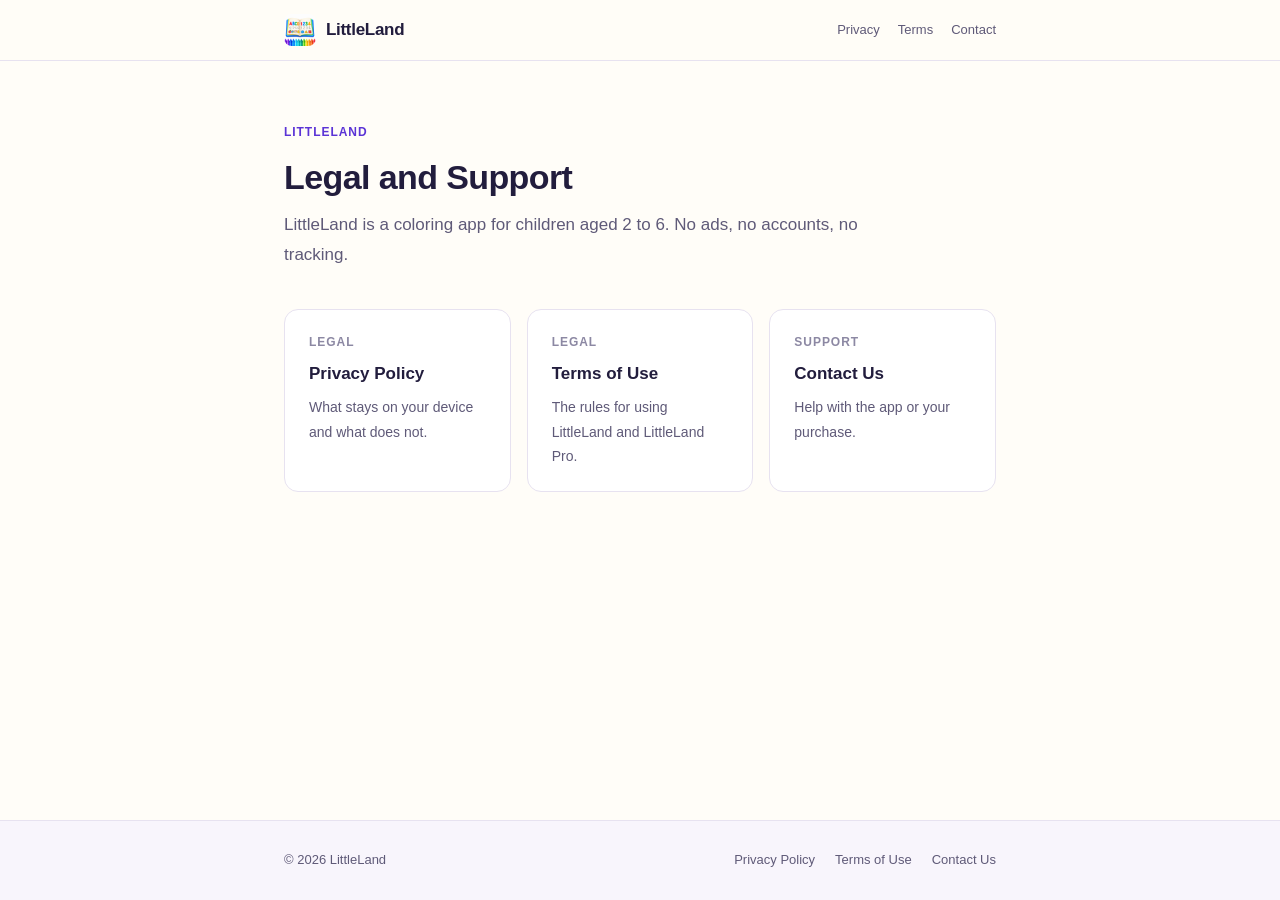
<file: index.html>
<!DOCTYPE html>
<html lang="en">
<head>
  <meta charset="UTF-8" />
  <meta name="viewport" content="width=device-width, initial-scale=1.0" />
  <title>LittleLand | Legal and Support</title>
  <meta name="description" content="Privacy policy, terms of use and support for LittleLand, a coloring app for children aged 2 to 6." />
  <link rel="icon" href="icon.png" />
  <link rel="stylesheet" href="style.css" />
</head>
<body>

<header>
  <div class="header-inner">
    <a class="brand" href="index.html"><img src="icon.png" alt="" />LittleLand</a>
    <nav class="nav">
      <a href="privacy-policy.html">Privacy</a>
      <a href="terms-and-conditions.html">Terms</a>
      <a href="contact.html">Contact</a>
    </nav>
  </div>
</header>

<main>
  <span class="page-tag">LittleLand</span>
  <h1>Legal and Support</h1>
  <p class="subtitle">LittleLand is a coloring app for children aged 2 to 6. No ads, no accounts, no tracking.</p>

  <div class="card-grid">
    <a class="card" href="privacy-policy.html">
      <p class="card-label">Legal</p>
      <p class="card-title">Privacy Policy</p>
      <p class="card-desc">What stays on your device and what does not.</p>
    </a>
    <a class="card" href="terms-and-conditions.html">
      <p class="card-label">Legal</p>
      <p class="card-title">Terms of Use</p>
      <p class="card-desc">The rules for using LittleLand and LittleLand Pro.</p>
    </a>
    <a class="card" href="contact.html">
      <p class="card-label">Support</p>
      <p class="card-title">Contact Us</p>
      <p class="card-desc">Help with the app or your purchase.</p>
    </a>
  </div>
</main>

<footer>
  <div class="footer-inner">
    <span class="footer-copy">&copy; 2026 LittleLand</span>
    <nav class="footer-links">
      <a href="privacy-policy.html">Privacy Policy</a>
      <a href="terms-and-conditions.html">Terms of Use</a>
      <a href="contact.html">Contact Us</a>
    </nav>
  </div>
</footer>

</body>
</html>
</file>
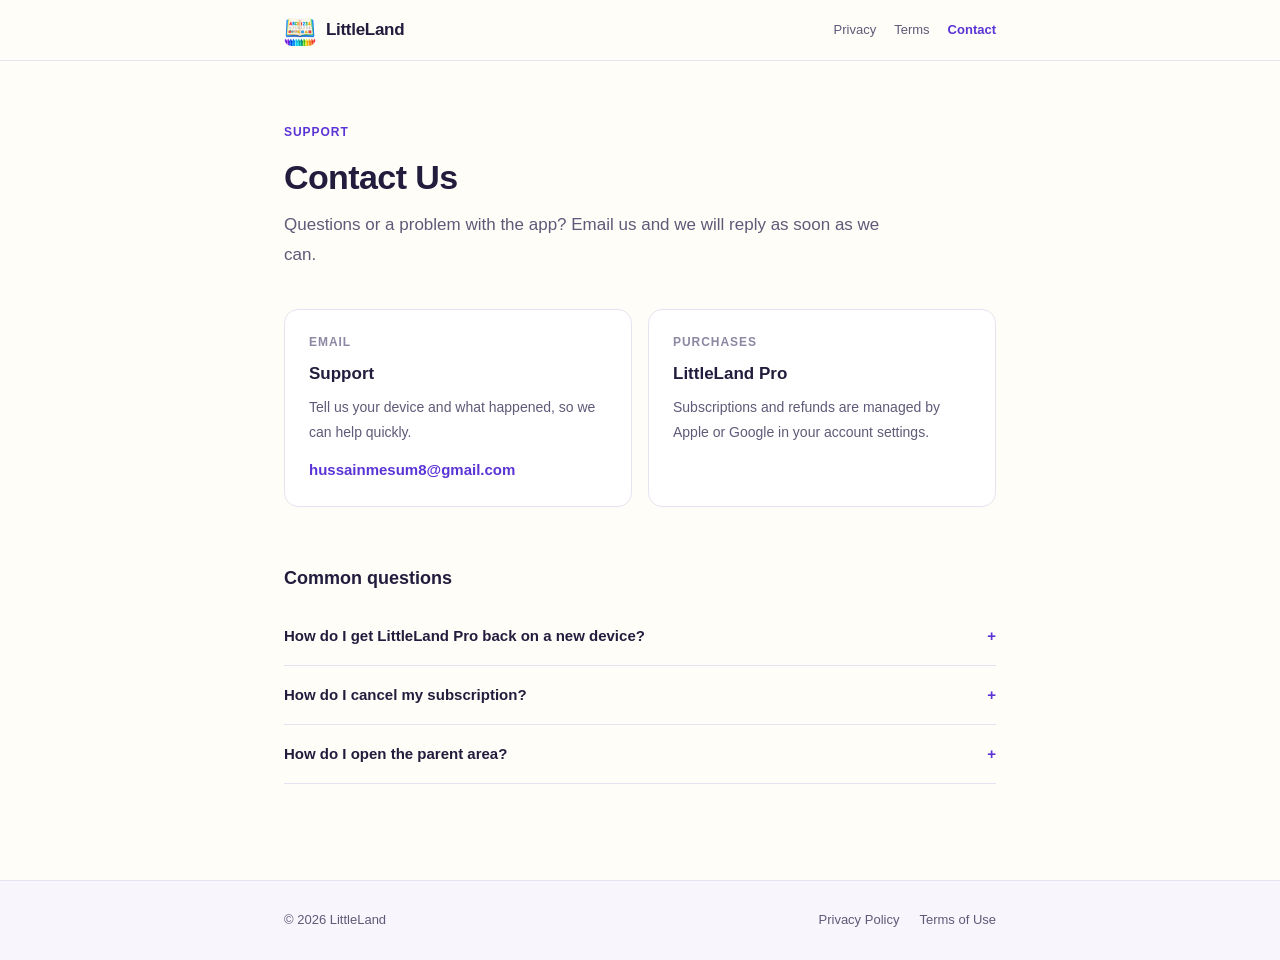
<file: contact.html>
<!DOCTYPE html>
<html lang="en">
<head>
  <meta charset="UTF-8" />
  <meta name="viewport" content="width=device-width, initial-scale=1.0" />
  <title>Contact Us | LittleLand</title>
  <meta name="description" content="Get help with LittleLand." />
  <link rel="icon" href="icon.png" />
  <link rel="stylesheet" href="style.css" />
</head>
<body>

<header>
  <div class="header-inner">
    <a class="brand" href="index.html"><img src="icon.png" alt="" />LittleLand</a>
    <nav class="nav">
      <a href="privacy-policy.html">Privacy</a>
      <a href="terms-and-conditions.html">Terms</a>
      <a href="contact.html" aria-current="page">Contact</a>
    </nav>
  </div>
</header>

<main>
  <span class="page-tag">Support</span>
  <h1>Contact Us</h1>
  <p class="subtitle">Questions or a problem with the app? Email us and we will reply as soon as we can.</p>

  <div class="card-grid">
    <div class="card">
      <p class="card-label">Email</p>
      <p class="card-title">Support</p>
      <p class="card-desc">Tell us your device and what happened, so we can help quickly.</p>
      <a class="card-link" href="mailto:hussainmesum8@gmail.com?subject=LittleLand">hussainmesum8@gmail.com</a>
    </div>
    <div class="card">
      <p class="card-label">Purchases</p>
      <p class="card-title">LittleLand Pro</p>
      <p class="card-desc">Subscriptions and refunds are managed by Apple or Google in your account settings.</p>
    </div>
  </div>

  <h2>Common questions</h2>

  <details>
    <summary>How do I get LittleLand Pro back on a new device?</summary>
    <div class="faq-body">Open the parent area and tap Restore purchases, signed in with the same Apple or Google account you bought it with.</div>
  </details>

  <details>
    <summary>How do I cancel my subscription?</summary>
    <div class="faq-body">On iPhone or iPad, open Settings, tap your name, then Subscriptions. On Android, open Google Play, tap your profile, then Payments and subscriptions. Deleting the app does not cancel a subscription.</div>
  </details>

  <details>
    <summary>How do I open the parent area?</summary>
    <div class="faq-body">Tap the lock at the top of the home screen and answer the question with the number pad.</div>
  </details>
</main>

<footer>
  <div class="footer-inner">
    <span class="footer-copy">&copy; 2026 LittleLand</span>
    <nav class="footer-links">
      <a href="privacy-policy.html">Privacy Policy</a>
      <a href="terms-and-conditions.html">Terms of Use</a>
    </nav>
  </div>
</footer>

</body>
</html>
</file>
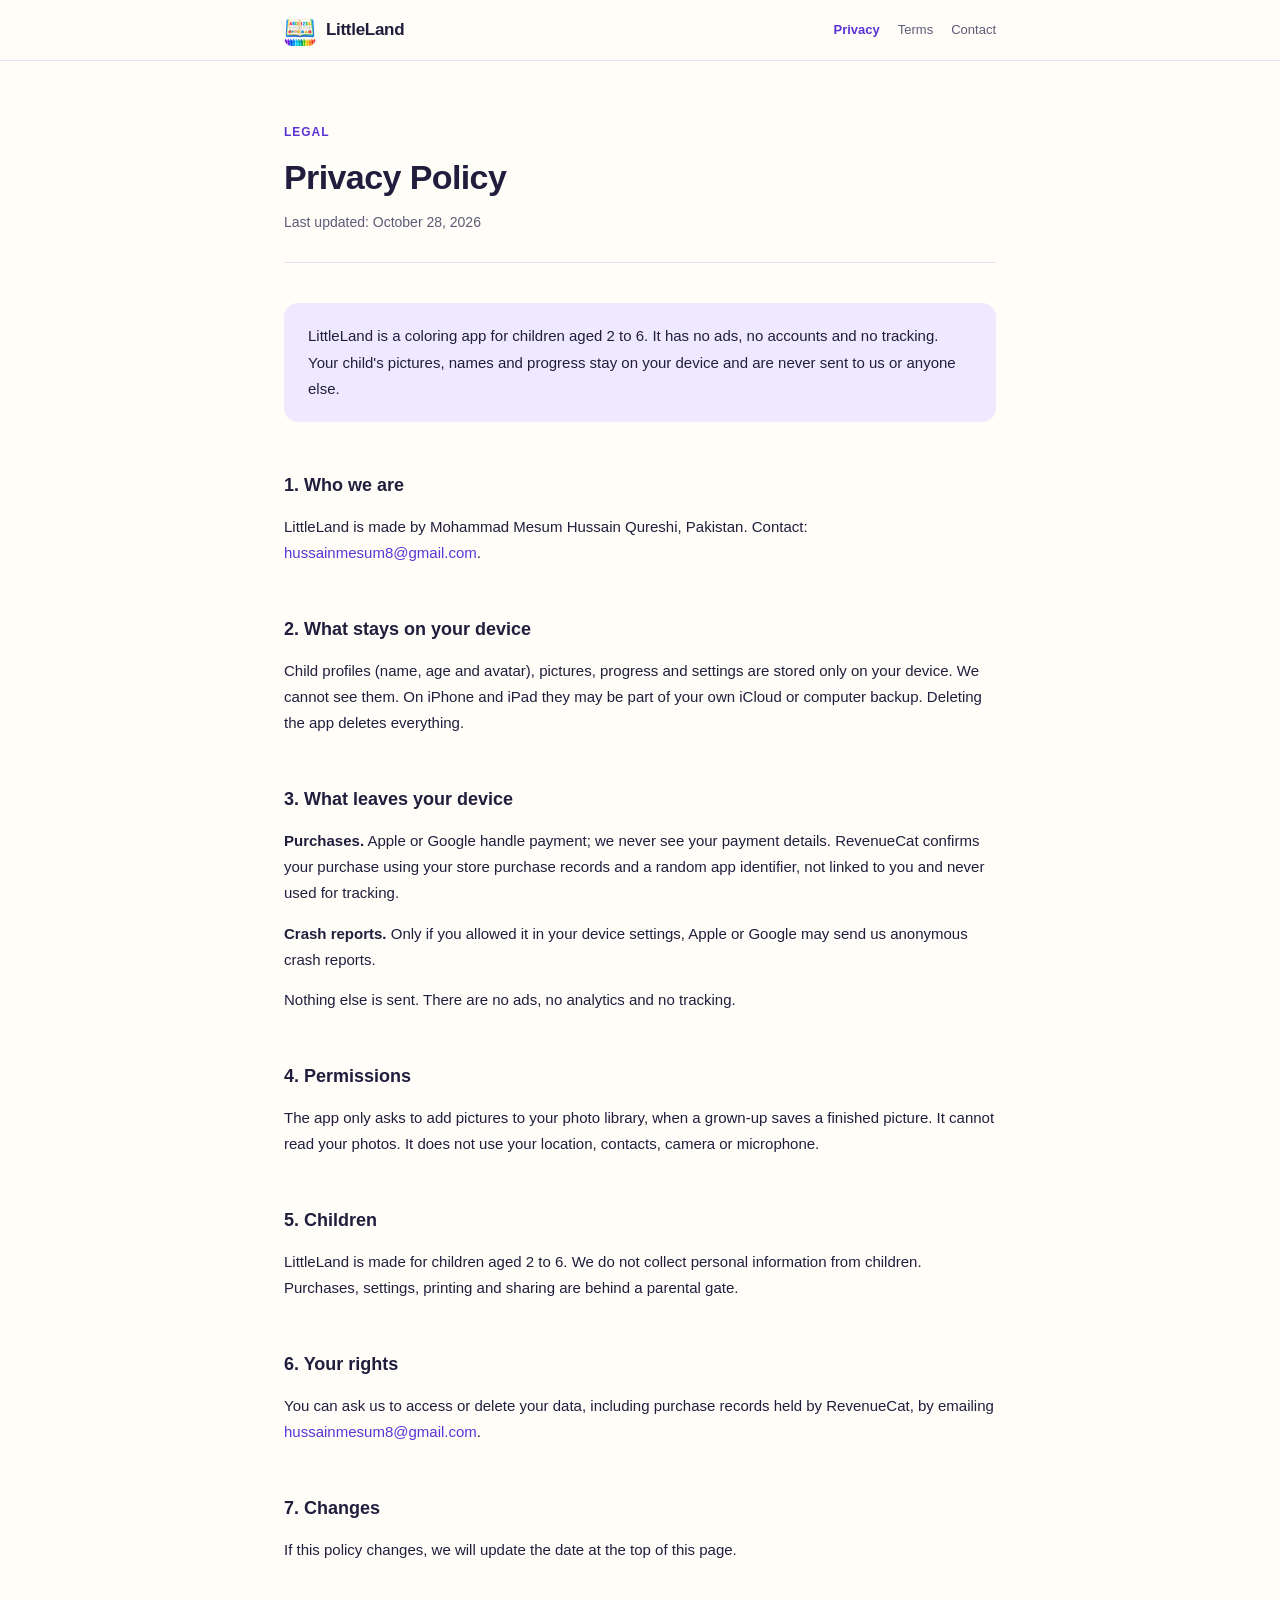
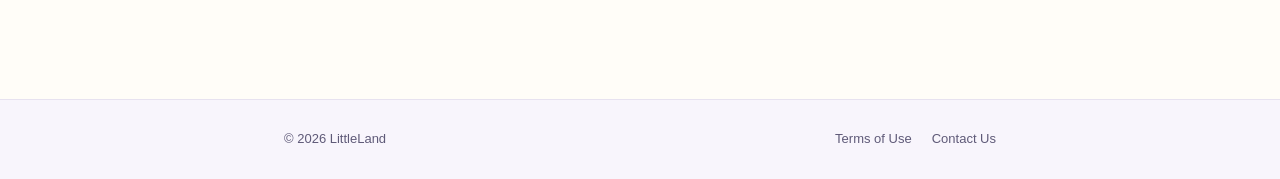
<file: privacy-policy.html>
<!DOCTYPE html>
<html lang="en">
<head>
  <meta charset="UTF-8" />
  <meta name="viewport" content="width=device-width, initial-scale=1.0" />
  <title>Privacy Policy | LittleLand</title>
  <meta name="description" content="How LittleLand, a coloring app for children aged 2 to 6, handles information." />
  <link rel="icon" href="icon.png" />
  <link rel="stylesheet" href="style.css" />
</head>
<body>

<header>
  <div class="header-inner">
    <a class="brand" href="index.html"><img src="icon.png" alt="" />LittleLand</a>
    <nav class="nav">
      <a href="privacy-policy.html" aria-current="page">Privacy</a>
      <a href="terms-and-conditions.html">Terms</a>
      <a href="contact.html">Contact</a>
    </nav>
  </div>
</header>

<main>
  <span class="page-tag">Legal</span>
  <h1>Privacy Policy</h1>
  <p class="meta">Last updated: October 28, 2026</p>

  <div class="highlight-box">
    <p>LittleLand is a coloring app for children aged 2 to 6. It has no ads, no accounts and no tracking. Your child's pictures, names and progress stay on your device and are never sent to us or anyone else.</p>
  </div>

  <section>
    <h2>1. Who we are</h2>
    <p>LittleLand is made by Mohammad Mesum Hussain Qureshi, Pakistan. Contact: <a href="mailto:hussainmesum8@gmail.com">hussainmesum8@gmail.com</a>.</p>
  </section>

  <section>
    <h2>2. What stays on your device</h2>
    <p>Child profiles (name, age and avatar), pictures, progress and settings are stored only on your device. We cannot see them. On iPhone and iPad they may be part of your own iCloud or computer backup. Deleting the app deletes everything.</p>
  </section>

  <section>
    <h2>3. What leaves your device</h2>
    <p><strong>Purchases.</strong> Apple or Google handle payment; we never see your payment details. RevenueCat confirms your purchase using your store purchase records and a random app identifier, not linked to you and never used for tracking.</p>
    <p><strong>Crash reports.</strong> Only if you allowed it in your device settings, Apple or Google may send us anonymous crash reports.</p>
    <p>Nothing else is sent. There are no ads, no analytics and no tracking.</p>
  </section>

  <section>
    <h2>4. Permissions</h2>
    <p>The app only asks to add pictures to your photo library, when a grown-up saves a finished picture. It cannot read your photos. It does not use your location, contacts, camera or microphone.</p>
  </section>

  <section>
    <h2>5. Children</h2>
    <p>LittleLand is made for children aged 2 to 6. We do not collect personal information from children. Purchases, settings, printing and sharing are behind a parental gate.</p>
  </section>

  <section>
    <h2>6. Your rights</h2>
    <p>You can ask us to access or delete your data, including purchase records held by RevenueCat, by emailing <a href="mailto:hussainmesum8@gmail.com">hussainmesum8@gmail.com</a>.</p>
  </section>

  <section>
    <h2>7. Changes</h2>
    <p>If this policy changes, we will update the date at the top of this page.</p>
  </section>
</main>

<footer>
  <div class="footer-inner">
    <span class="footer-copy">&copy; 2026 LittleLand</span>
    <nav class="footer-links">
      <a href="terms-and-conditions.html">Terms of Use</a>
      <a href="contact.html">Contact Us</a>
    </nav>
  </div>
</footer>

</body>
</html>
</file>
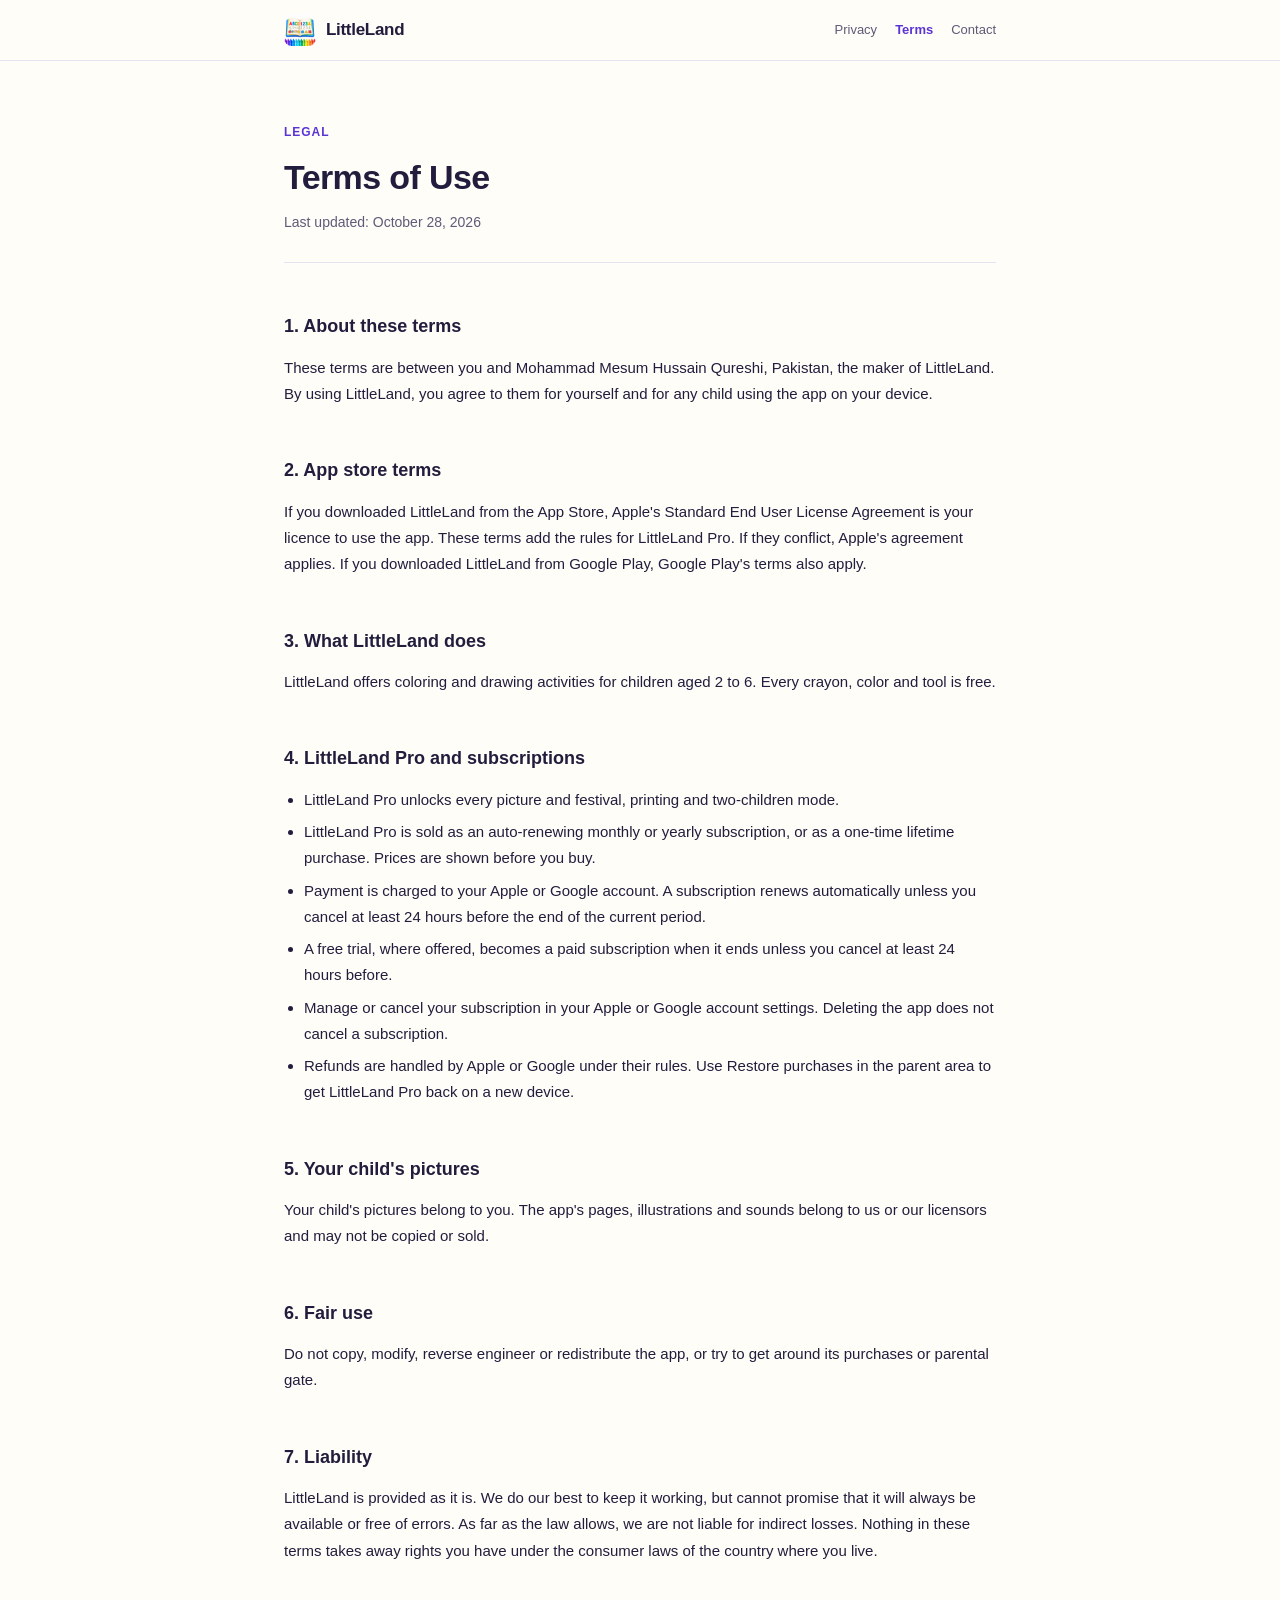
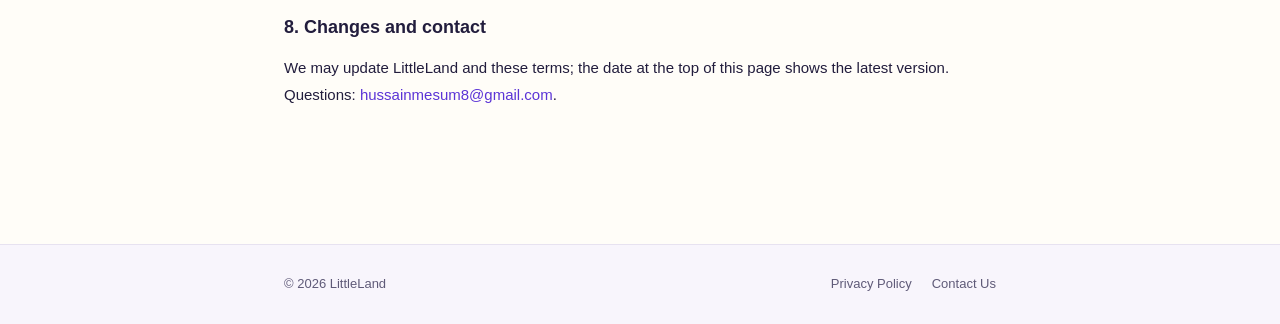
<file: terms-and-conditions.html>
<!DOCTYPE html>
<html lang="en">
<head>
  <meta charset="UTF-8" />
  <meta name="viewport" content="width=device-width, initial-scale=1.0" />
  <title>Terms of Use | LittleLand</title>
  <meta name="description" content="The terms for using LittleLand and LittleLand Pro." />
  <link rel="icon" href="icon.png" />
  <link rel="stylesheet" href="style.css" />
</head>
<body>

<header>
  <div class="header-inner">
    <a class="brand" href="index.html"><img src="icon.png" alt="" />LittleLand</a>
    <nav class="nav">
      <a href="privacy-policy.html">Privacy</a>
      <a href="terms-and-conditions.html" aria-current="page">Terms</a>
      <a href="contact.html">Contact</a>
    </nav>
  </div>
</header>

<main>
  <span class="page-tag">Legal</span>
  <h1>Terms of Use</h1>
  <p class="meta">Last updated: October 28, 2026</p>

  <section>
    <h2>1. About these terms</h2>
    <p>These terms are between you and Mohammad Mesum Hussain Qureshi, Pakistan, the maker of LittleLand. By using LittleLand, you agree to them for yourself and for any child using the app on your device.</p>
  </section>

  <section>
    <h2>2. App store terms</h2>
    <p>If you downloaded LittleLand from the App Store, Apple's Standard End User License Agreement is your licence to use the app. These terms add the rules for LittleLand Pro. If they conflict, Apple's agreement applies. If you downloaded LittleLand from Google Play, Google Play's terms also apply.</p>
  </section>

  <section>
    <h2>3. What LittleLand does</h2>
    <p>LittleLand offers coloring and drawing activities for children aged 2 to 6. Every crayon, color and tool is free.</p>
  </section>

  <section>
    <h2>4. LittleLand Pro and subscriptions</h2>
    <ul>
      <li>LittleLand Pro unlocks every picture and festival, printing and two-children mode.</li>
      <li>LittleLand Pro is sold as an auto-renewing monthly or yearly subscription, or as a one-time lifetime purchase. Prices are shown before you buy.</li>
      <li>Payment is charged to your Apple or Google account. A subscription renews automatically unless you cancel at least 24 hours before the end of the current period.</li>
      <li>A free trial, where offered, becomes a paid subscription when it ends unless you cancel at least 24 hours before.</li>
      <li>Manage or cancel your subscription in your Apple or Google account settings. Deleting the app does not cancel a subscription.</li>
      <li>Refunds are handled by Apple or Google under their rules. Use Restore purchases in the parent area to get LittleLand Pro back on a new device.</li>
    </ul>
  </section>

  <section>
    <h2>5. Your child's pictures</h2>
    <p>Your child's pictures belong to you. The app's pages, illustrations and sounds belong to us or our licensors and may not be copied or sold.</p>
  </section>

  <section>
    <h2>6. Fair use</h2>
    <p>Do not copy, modify, reverse engineer or redistribute the app, or try to get around its purchases or parental gate.</p>
  </section>

  <section>
    <h2>7. Liability</h2>
    <p>LittleLand is provided as it is. We do our best to keep it working, but cannot promise that it will always be available or free of errors. As far as the law allows, we are not liable for indirect losses. Nothing in these terms takes away rights you have under the consumer laws of the country where you live.</p>
  </section>

  <section>
    <h2>8. Changes and contact</h2>
    <p>We may update LittleLand and these terms; the date at the top of this page shows the latest version. Questions: <a href="mailto:hussainmesum8@gmail.com">hussainmesum8@gmail.com</a>.</p>
  </section>
</main>

<footer>
  <div class="footer-inner">
    <span class="footer-copy">&copy; 2026 LittleLand</span>
    <nav class="footer-links">
      <a href="privacy-policy.html">Privacy Policy</a>
      <a href="contact.html">Contact Us</a>
    </nav>
  </div>
</footer>

</body>
</html>
</file>
<file: style.css>
/* LittleLand legal and support pages: one stylesheet for every page. */

*, *::before, *::after { box-sizing: border-box; margin: 0; padding: 0; }

:root {
  --ink: #221d3d;
  --ink-muted: #5f5a78;
  --ink-light: #8c88a3;
  --border: #e7e2f0;
  --bg: #fffdf8;
  --bg-subtle: #f8f5fc;
  --surface: #ffffff;
  --accent: #5b34d6;
  --accent-soft: #efe9ff;
  --radius: 14px;
}

@media (prefers-color-scheme: dark) {
  :root {
    --ink: #f1eff8;
    --ink-muted: #b4afc8;
    --ink-light: #8b86a1;
    --border: #322d45;
    --bg: #15131d;
    --bg-subtle: #1c1a27;
    --surface: #221f2f;
    --accent: #a58bff;
    --accent-soft: #2b2447;
  }
}

html { font-size: 16px; scroll-behavior: smooth; }

body {
  font-family: -apple-system, BlinkMacSystemFont, "Segoe UI", Roboto, "Helvetica Neue", Arial, sans-serif;
  background: var(--bg);
  color: var(--ink);
  line-height: 1.75;
  -webkit-font-smoothing: antialiased;
  /* the footer stays at the bottom of the window on a short page */
  min-height: 100vh;
  display: flex;
  flex-direction: column;
}

a { color: var(--accent); text-decoration: none; }
a:hover { text-decoration: underline; }

/* Header */
header {
  border-bottom: 1px solid var(--border);
  background: color-mix(in srgb, var(--bg) 88%, transparent);
  backdrop-filter: saturate(180%) blur(12px);
  -webkit-backdrop-filter: saturate(180%) blur(12px);
  position: sticky;
  top: 0;
  z-index: 10;
}
.header-inner {
  max-width: 760px;
  margin: 0 auto;
  padding: 14px 24px;
  display: flex;
  align-items: center;
  justify-content: space-between;
  gap: 12px;
}
.brand {
  display: flex;
  align-items: center;
  gap: 10px;
  font-size: 1.0625rem;
  font-weight: 800;
  letter-spacing: -0.3px;
  color: var(--ink);
}
.brand:hover { text-decoration: none; }
.brand img { width: 32px; height: 32px; border-radius: 8px; }
.nav { display: flex; gap: 18px; }
.nav a { font-size: 0.8125rem; color: var(--ink-muted); }
.nav a[aria-current="page"] { color: var(--accent); font-weight: 600; }

/* Content */
main {
  flex: 1 0 auto;
  width: 100%;
  max-width: 760px;
  margin: 0 auto;
  padding: 56px 24px 96px;
}
.page-tag {
  display: inline-block;
  font-size: 0.75rem;
  font-weight: 700;
  letter-spacing: 0.08em;
  text-transform: uppercase;
  color: var(--accent);
  margin-bottom: 14px;
}
h1 {
  font-size: 2.125rem;
  font-weight: 800;
  letter-spacing: -0.6px;
  line-height: 1.2;
  margin-bottom: 12px;
}
.meta {
  font-size: 0.875rem;
  color: var(--ink-muted);
  margin-bottom: 40px;
  padding-bottom: 28px;
  border-bottom: 1px solid var(--border);
}
.subtitle {
  font-size: 1.0625rem;
  color: var(--ink-muted);
  margin-bottom: 40px;
  max-width: 620px;
}
section { margin-bottom: 40px; }
h2 {
  font-size: 1.125rem;
  font-weight: 700;
  margin-bottom: 12px;
  padding-top: 8px;
}
h3 { font-size: 1rem; font-weight: 700; margin: 18px 0 8px; }
p { margin-bottom: 14px; font-size: 0.9375rem; }
p:last-child { margin-bottom: 0; }
ul, ol { padding-left: 20px; margin-bottom: 14px; }
li { font-size: 0.9375rem; margin-bottom: 6px; }
strong { font-weight: 650; }

.highlight-box {
  background: var(--accent-soft);
  border-radius: var(--radius);
  padding: 20px 24px;
  margin-bottom: 40px;
}
.highlight-box p { margin-bottom: 0; color: var(--ink); }

table {
  width: 100%;
  border-collapse: collapse;
  margin: 8px 0 16px;
  font-size: 0.875rem;
}
th, td {
  text-align: left;
  vertical-align: top;
  padding: 10px 12px;
  border-bottom: 1px solid var(--border);
}
th { color: var(--ink-muted); font-weight: 600; }
.table-wrap { overflow-x: auto; }

hr { border: none; border-top: 1px solid var(--border); margin: 48px 0; }
.closing { font-size: 0.875rem; color: var(--ink-muted); }

/* Cards (home, contact) */
.card-grid {
  display: grid;
  grid-template-columns: repeat(auto-fit, minmax(220px, 1fr));
  gap: 16px;
  margin-bottom: 48px;
}
.card {
  background: var(--surface);
  border: 1px solid var(--border);
  border-radius: var(--radius);
  padding: 22px 24px;
  display: block;
  color: var(--ink);
}
a.card:hover { text-decoration: none; border-color: var(--accent); }
.card-label {
  font-size: 0.75rem;
  font-weight: 700;
  letter-spacing: 0.08em;
  text-transform: uppercase;
  color: var(--ink-light);
  margin-bottom: 6px;
}
.card-title { font-size: 1.0625rem; font-weight: 700; margin-bottom: 6px; }
.card-desc { font-size: 0.875rem; color: var(--ink-muted); margin-bottom: 12px; }
.card-link { font-size: 0.9375rem; font-weight: 600; word-break: break-all; }

/* FAQ */
details {
  border-bottom: 1px solid var(--border);
  padding: 16px 0;
}
summary {
  cursor: pointer;
  font-weight: 650;
  font-size: 0.9375rem;
  list-style: none;
  display: flex;
  justify-content: space-between;
  gap: 16px;
}
summary::-webkit-details-marker { display: none; }
summary::after { content: "+"; color: var(--accent); font-weight: 700; }
details[open] summary::after { content: "\2212"; }
.faq-body { font-size: 0.9375rem; color: var(--ink-muted); margin-top: 10px; }

/* Footer */
footer { border-top: 1px solid var(--border); background: var(--bg-subtle); }
.footer-inner {
  max-width: 760px;
  margin: 0 auto;
  padding: 28px 24px;
  display: flex;
  flex-wrap: wrap;
  gap: 12px 32px;
  align-items: center;
  justify-content: space-between;
}
.footer-copy { font-size: 0.8125rem; color: var(--ink-muted); }
.footer-links { display: flex; flex-wrap: wrap; gap: 20px; }
.footer-links a { font-size: 0.8125rem; color: var(--ink-muted); }

@media (max-width: 600px) {
  h1 { font-size: 1.625rem; }
  main { padding: 40px 20px 72px; }
  .header-inner { padding: 12px 20px; }
  .nav { display: none; }
}
</file>
